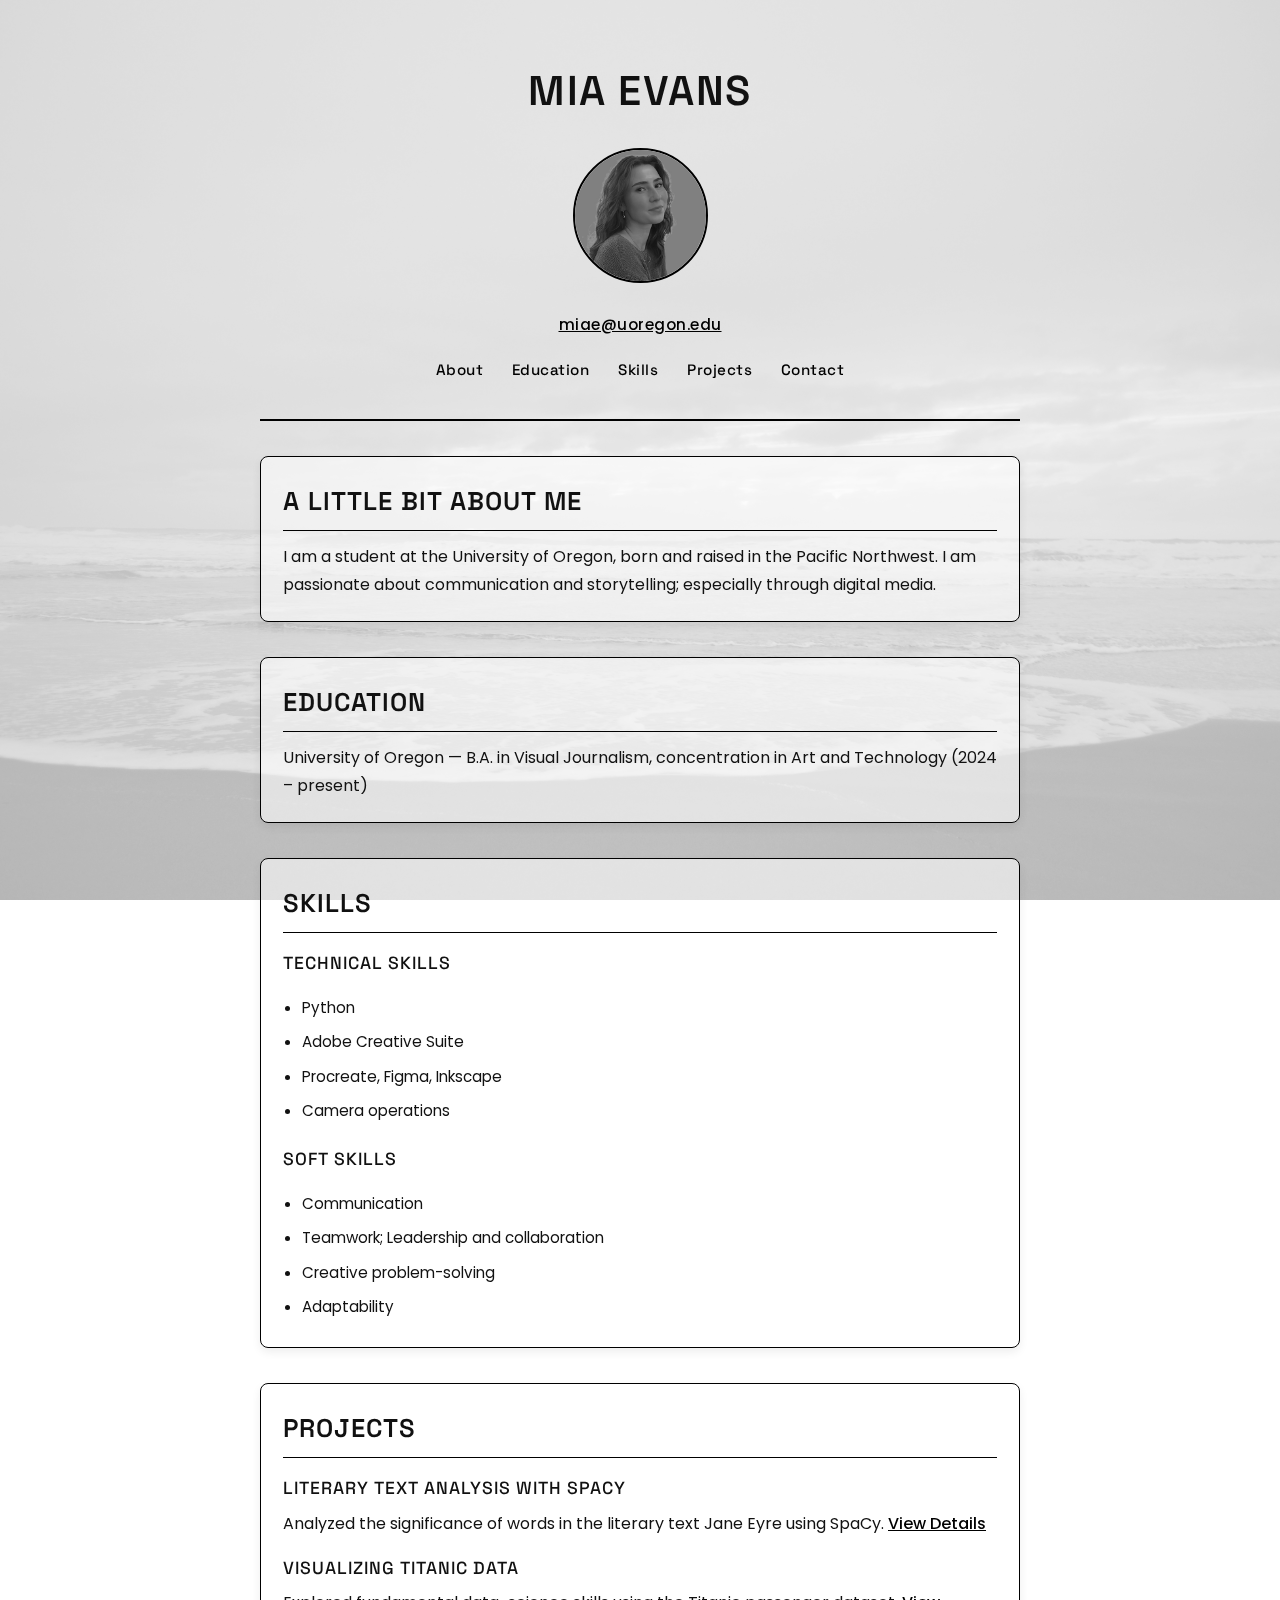
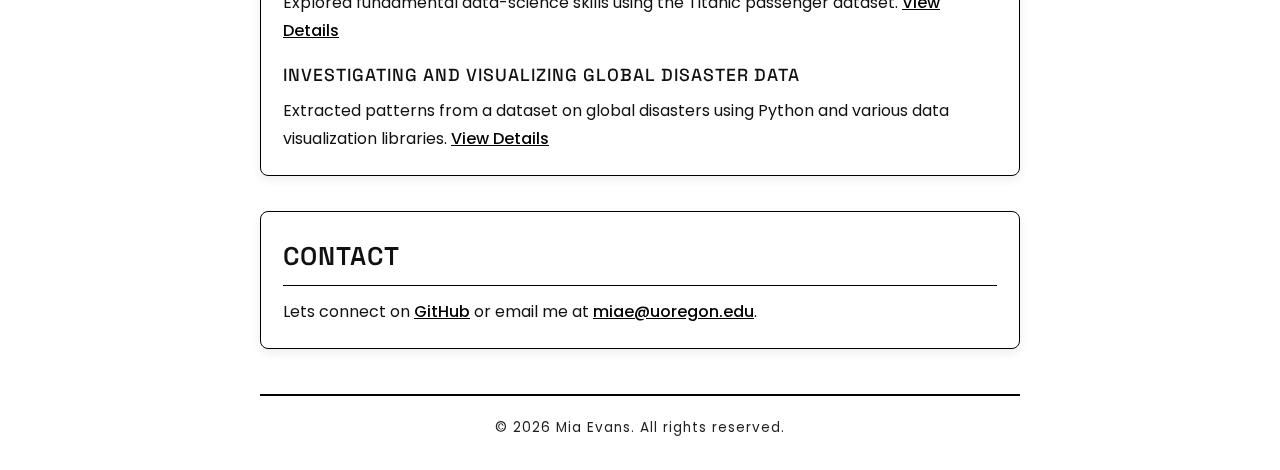
<file: index.html>
<!DOCTYPE html>
<html lang="en">
<head>
  <meta charset="utf-8" />
  <meta name="viewport" content="width=device-width,initial-scale=1" />
  <title>Mia Evans / About Me</title>
  <link rel="stylesheet" href="styles.css">
</head>
<body>

  <header>
    <h1>Mia Evans</h1>
    <img src="profile.jpg" class="profile" alt="portrait of Mia Evans">
    <p>
      <a href="mailto:miae@uoregon.edu" title="Let's Get in Touch!">miae@uoregon.edu</a> 
    </p>
    <nav aria-label="Menu">
      <a href="#about">About</a>
      <a href="#education">Education</a>
      <a href="#skills">Skills</a>
      <a href="#projects">Projects</a>
      <a href="#contact">Contact</a>
    </nav>
  </header>

  <main>
    <section id="about" aria-labelledby="about-heading">
      <h2 id="about-heading">A Little Bit About Me</h2>
      <p>I am a student at the University of Oregon, born and raised in the Pacific Northwest. I am passionate about communication and storytelling; especially through digital media.</p>
    </section>

    <section id="education" aria-labelledby="edu-heading">
      <h2 id="edu-heading">Education</h2>
      <p>University of Oregon — B.A. in Visual Journalism, concentration in Art and Technology (2024 – present)</p>
    </section>

    <section id="skills" aria-labelledby="skills-heading">
      <h2 id="skills-heading">Skills</h2>

      <h3>Technical Skills</h3>
      <ul>
        <li>Python</li>
        <li>Adobe Creative Suite</li>
        <li>Procreate, Figma, Inkscape</li>
        <li>Camera operations</li>
      </ul>

      <h3>Soft Skills</h3>
      <ul>
        <li>Communication</li>
        <li>Teamwork; Leadership and collaboration</li>
        <li>Creative problem-solving</li>
        <li>Adaptability</li>
      </ul>
    </section>

    <section id="projects" aria-labelledby="projects-heading">
      <h2 id="projects-heading">Projects</h2>
      <article>
        <h3>Literary Text Analysis with SpaCy</h3>
        <p>Analyzed the significance of words in the literary text Jane Eyre using SpaCy. <a href="projects/portfolio.html" title="View project">View Details</a></p>
      </article>

      <article>
        <h3>Visualizing Titanic Data</h3>
        <p>Explored fundamental data-science skills using the Titanic passenger dataset. <a href="projects/coastlines.html" title="View project">View Details</a></p>
      </article>

      <article>
        <h3>Investigating and Visualizing Global Disaster Data</h3>
        <p> Extracted patterns from a dataset on global disasters using Python and various data visualization libraries. <a href="projects/data-viz.html" title="View project">View Details</a></p>
      </article>
    </section>

    <section id="contact" aria-labelledby="contact-heading">
      <h2 id="contact-heading">Contact</h2>
      <p>Lets connect on <a href="https://github.com/miae22" title="My GitHub" target="_blank" rel="noopener">GitHub</a> or email me at
        <a href="mailto:miae@uoregon.edu">miae@uoregon.edu</a>.</p>
    </section>
  </main>

  <footer>
    <p>&copy; <span id="year"></span> Mia Evans. All rights reserved.</p>
    <script>
      // small JS just to set current year (optional)
      document.getElementById('year').textContent = new Date().getFullYear();
    </script>
  </footer>

</body>
</html>
</file>
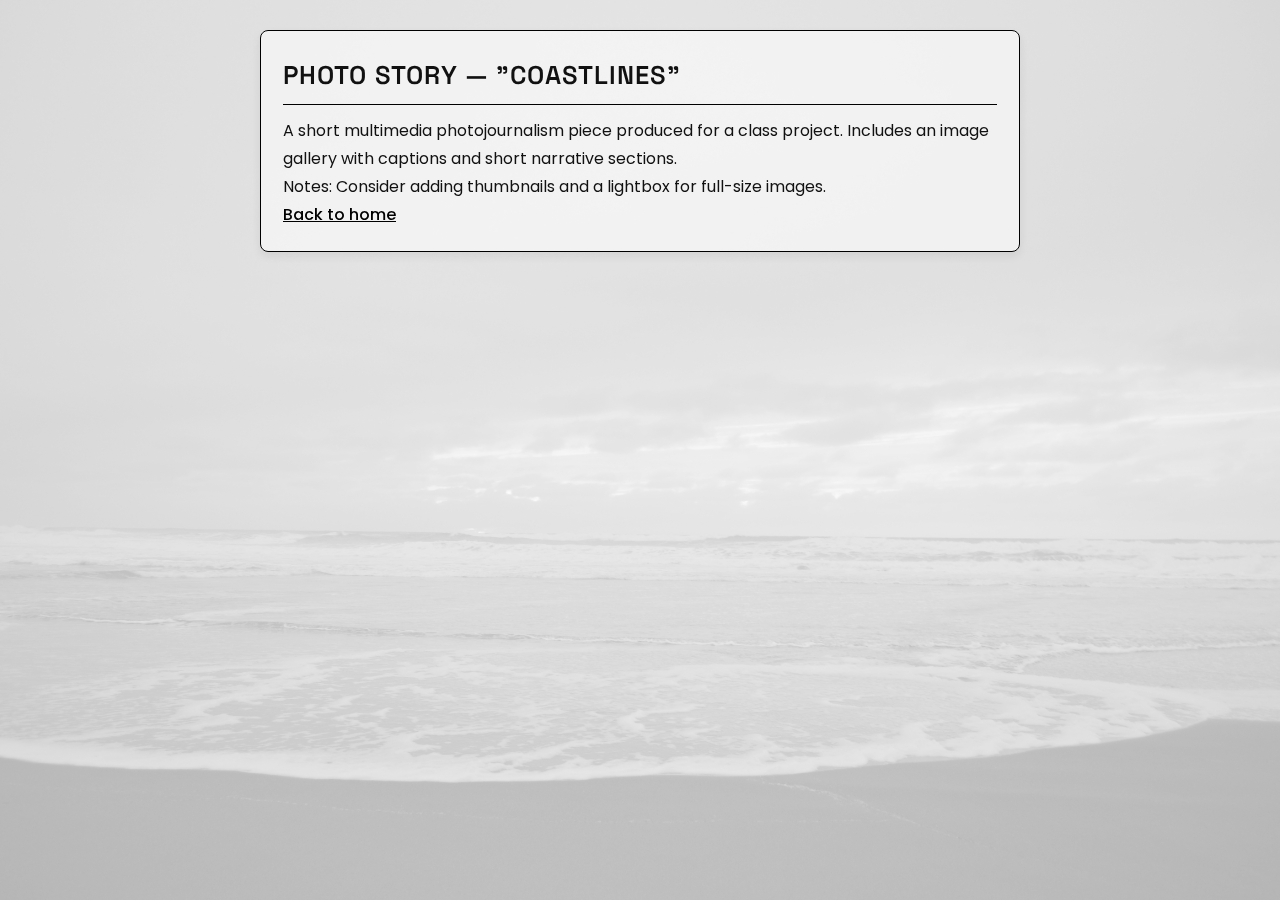
<file: projects/coastlines.html>
<!DOCTYPE html>
<html lang="en">
<head>
  <meta charset="utf-8" />
  <meta name="viewport" content="width=device-width,initial-scale=1" />
  <title>Photo Story — Coastlines — Mia Evans</title>
  <link rel="stylesheet" href="../styles.css">
</head>
<body>
  <main>
    <section>
      <h2>Photo Story — "Coastlines"</h2>
      <p>A short multimedia photojournalism piece produced for a class project. Includes an image gallery with captions and short narrative sections.</p>
      <p>Notes: Consider adding thumbnails and a lightbox for full-size images.</p>
      <p><a href="../index.html">Back to home</a></p>
    </section>
  </main>
</body>
</html>
</file>
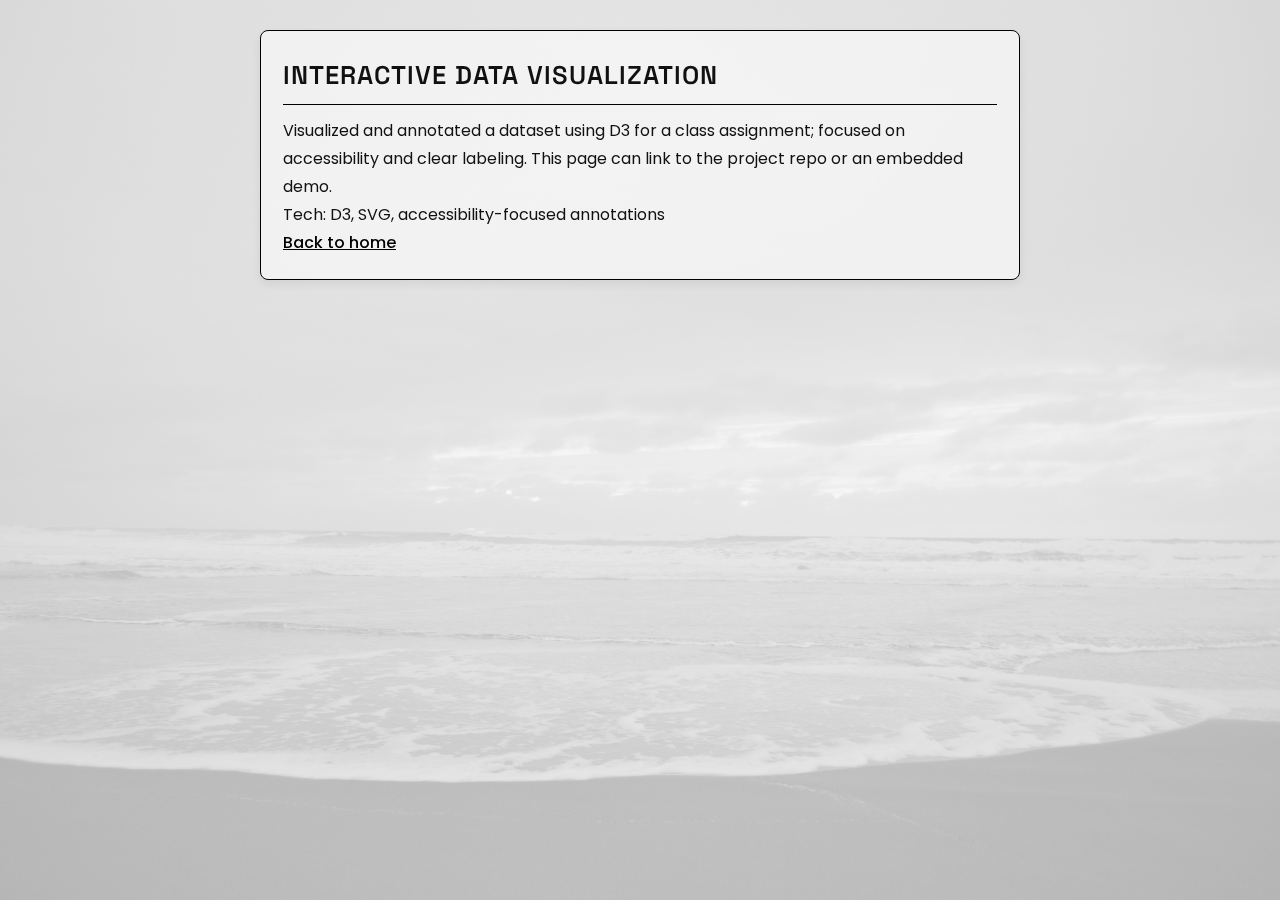
<file: projects/data-viz.html>
<!DOCTYPE html>
<html lang="en">
<head>
  <meta charset="utf-8" />
  <meta name="viewport" content="width=device-width,initial-scale=1" />
  <title>Interactive Data Viz — Mia Evans</title>
  <link rel="stylesheet" href="../styles.css">
</head>
<body>
  <main>
    <section>
      <h2>Interactive Data Visualization</h2>
      <p>Visualized and annotated a dataset using D3 for a class assignment; focused on accessibility and clear labeling. This page can link to the project repo or an embedded demo.</p>
      <p>Tech: D3, SVG, accessibility-focused annotations</p>
      <p><a href="../index.html">Back to home</a></p>
    </section>
  </main>
</body>
</html>
</file>
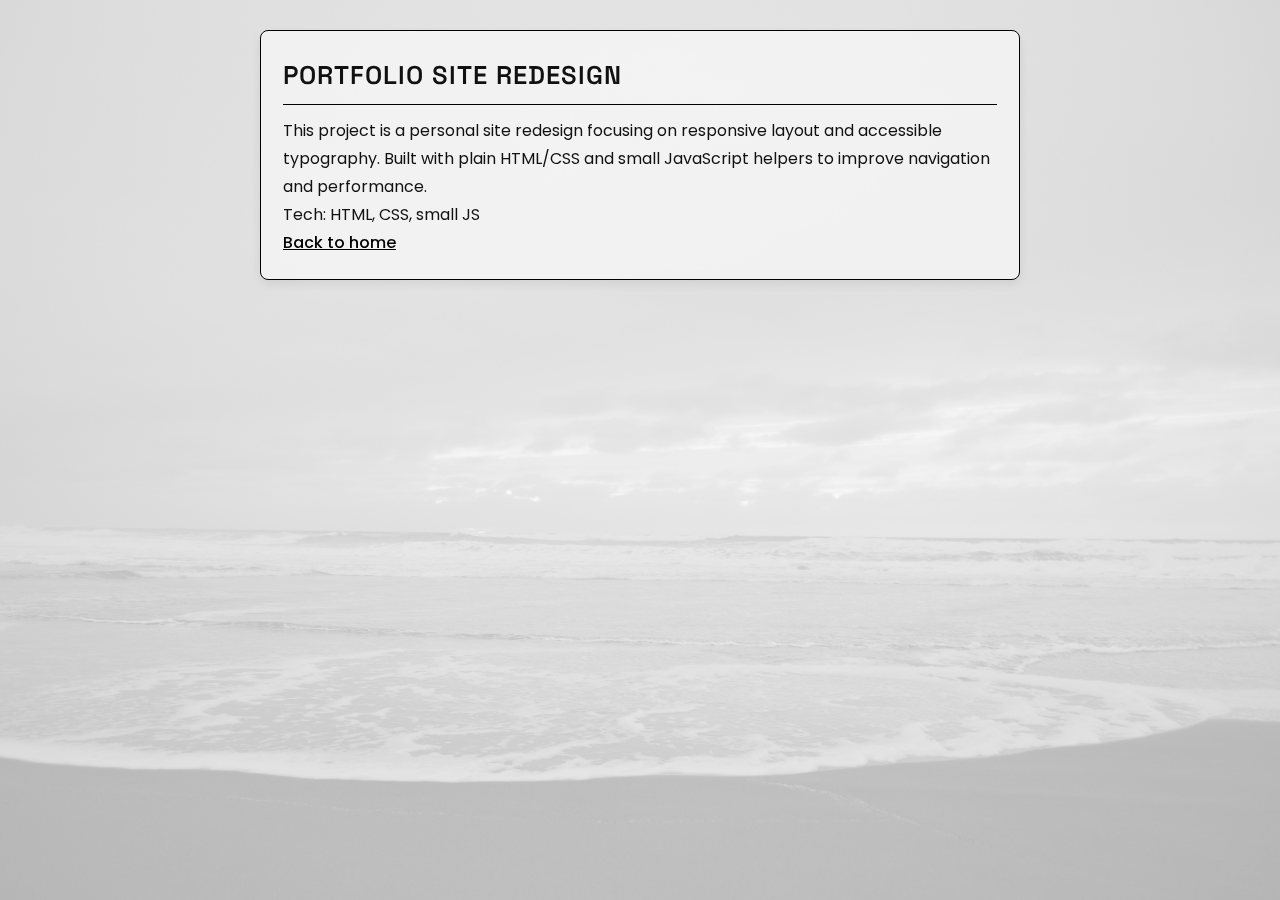
<file: projects/portfolio.html>
<!DOCTYPE html>
<html lang="en">
<head>
  <meta charset="utf-8" />
  <meta name="viewport" content="width=device-width,initial-scale=1" />
  <title>Portfolio Site Redesign — Mia Evans</title>
  <link rel="stylesheet" href="../styles.css">
</head>
<body>
  <main>
    <section>
      <h2>Portfolio Site Redesign</h2>
      <p>This project is a personal site redesign focusing on responsive layout and accessible typography. Built with plain HTML/CSS and small JavaScript helpers to improve navigation and performance.</p>
      <p>Tech: HTML, CSS, small JS</p>
      <p><a href="../index.html">Back to home</a></p>
    </section>
  </main>
</body>
</html>
</file>
<file: styles.css>
/* -------- IMPORT FONTS -------- */
@import url('https://fonts.googleapis.com/css2?family=Poppins:wght@300;400;500;600&family=Space+Grotesk:wght@300;400;500;600&display=swap');

/* -------- GLOBAL RESET -------- */
* {
  margin: 0;
  padding: 0;
  box-sizing: border-box;
}

/* -------- BODY -------- */
body {
  font-family: 'Poppins', 'Helvetica Neue', Helvetica, Arial, sans-serif;
  color: #111;
  max-width: 820px;
  margin: 0 auto;
  padding: 30px;
  line-height: 1.75;
  position: relative;
  /* transparent so page-level background shows through */
  background-color: transparent;
}

/* -------- BACKGROUND -------- */
body:before {
  content: "";
  position: fixed;
  top: 0;
  left: 0;
  width: 100%;
  height: 100%;
  background-image: url('background.jpg');
  background-size: cover;
  background-position: center;
  /* increase visibility of the background image */
  opacity: 0.34;
  filter: grayscale(100%) contrast(1.1);
  z-index: -1;
  pointer-events: none;
}

/* -------- HEADER -------- */
header {
  text-align: center;
  padding: 25px 10px 35px;
  border-bottom: 2px solid #000;
  margin-bottom: 35px;
}

header h1 {
  font-family: 'Space Grotesk', sans-serif;
  font-weight: 600;
  letter-spacing: 1.5px;
  font-size: 2.6rem;
  text-transform: uppercase;
}

header img.profile {
  width: 135px;
  height: 135px;
  object-fit: cover;
  border-radius: 50%;
  margin: 20px auto;
  border: 2px solid #000;
  filter: grayscale(100%);
}

header p,
header a {
  font-family: 'Poppins', sans-serif;
  font-size: 0.95rem;
  color: #000;
  letter-spacing: 0.5px;
}

/* -------- NAVIGATION -------- */
nav {
  margin-top: 18px;
  letter-spacing: 0.8px;
}

nav a {
  font-family: 'Space Grotesk', sans-serif;
  color: #000;
  text-decoration: none;
  margin: 0 12px;
  position: relative;
  font-size: 0.95rem;
  font-weight: 500;
  padding-bottom: 4px;
}

nav a:hover {
  opacity: 0.6;
}

/* -------- SECTIONS -------- */
section {
  margin-bottom: 35px;
  padding: 22px;
  /* translucent panels keep readability while revealing the background */
  background: rgba(255, 255, 255, 0.55);
  border: 1px solid #000;
  border-radius: 8px;
  box-shadow: 0 4px 10px rgba(0,0,0,0.07);
}

/* Funky headers */
h2 {
  font-family: 'Space Grotesk', sans-serif;
  font-size: 1.6rem;
  font-weight: 600;
  margin-bottom: 12px;
  border-bottom: 1px solid #000;
  padding-bottom: 6px;
  letter-spacing: 1px;
  text-transform: uppercase;
}

h3 {
  font-family: 'Space Grotesk', sans-serif;
  margin-top: 15px;
  margin-bottom: 6px;
  font-size: 1.1rem;
  font-weight: 500;
  letter-spacing: 1px;
  text-transform: uppercase;
}

/* -------- LISTS -------- */
ul {
  margin-left: 1.2rem;
  margin-top: 12px;
}

ul li {
  padding: 4px 0;
  font-size: 0.95rem;
}

/* -------- LINKS -------- */
a {
  color: #000;
  font-weight: 500;
}

a:hover {
  opacity: 0.6;
}

/* -------- FOOTER -------- */
footer {
  text-align: center;
  font-family: 'Poppins', sans-serif;
  font-size: 0.85rem;
  color: #222;
  padding-top: 20px;
  margin-top: 45px;
  border-top: 2px solid #000;
  letter-spacing: 1px;
}
</file>
